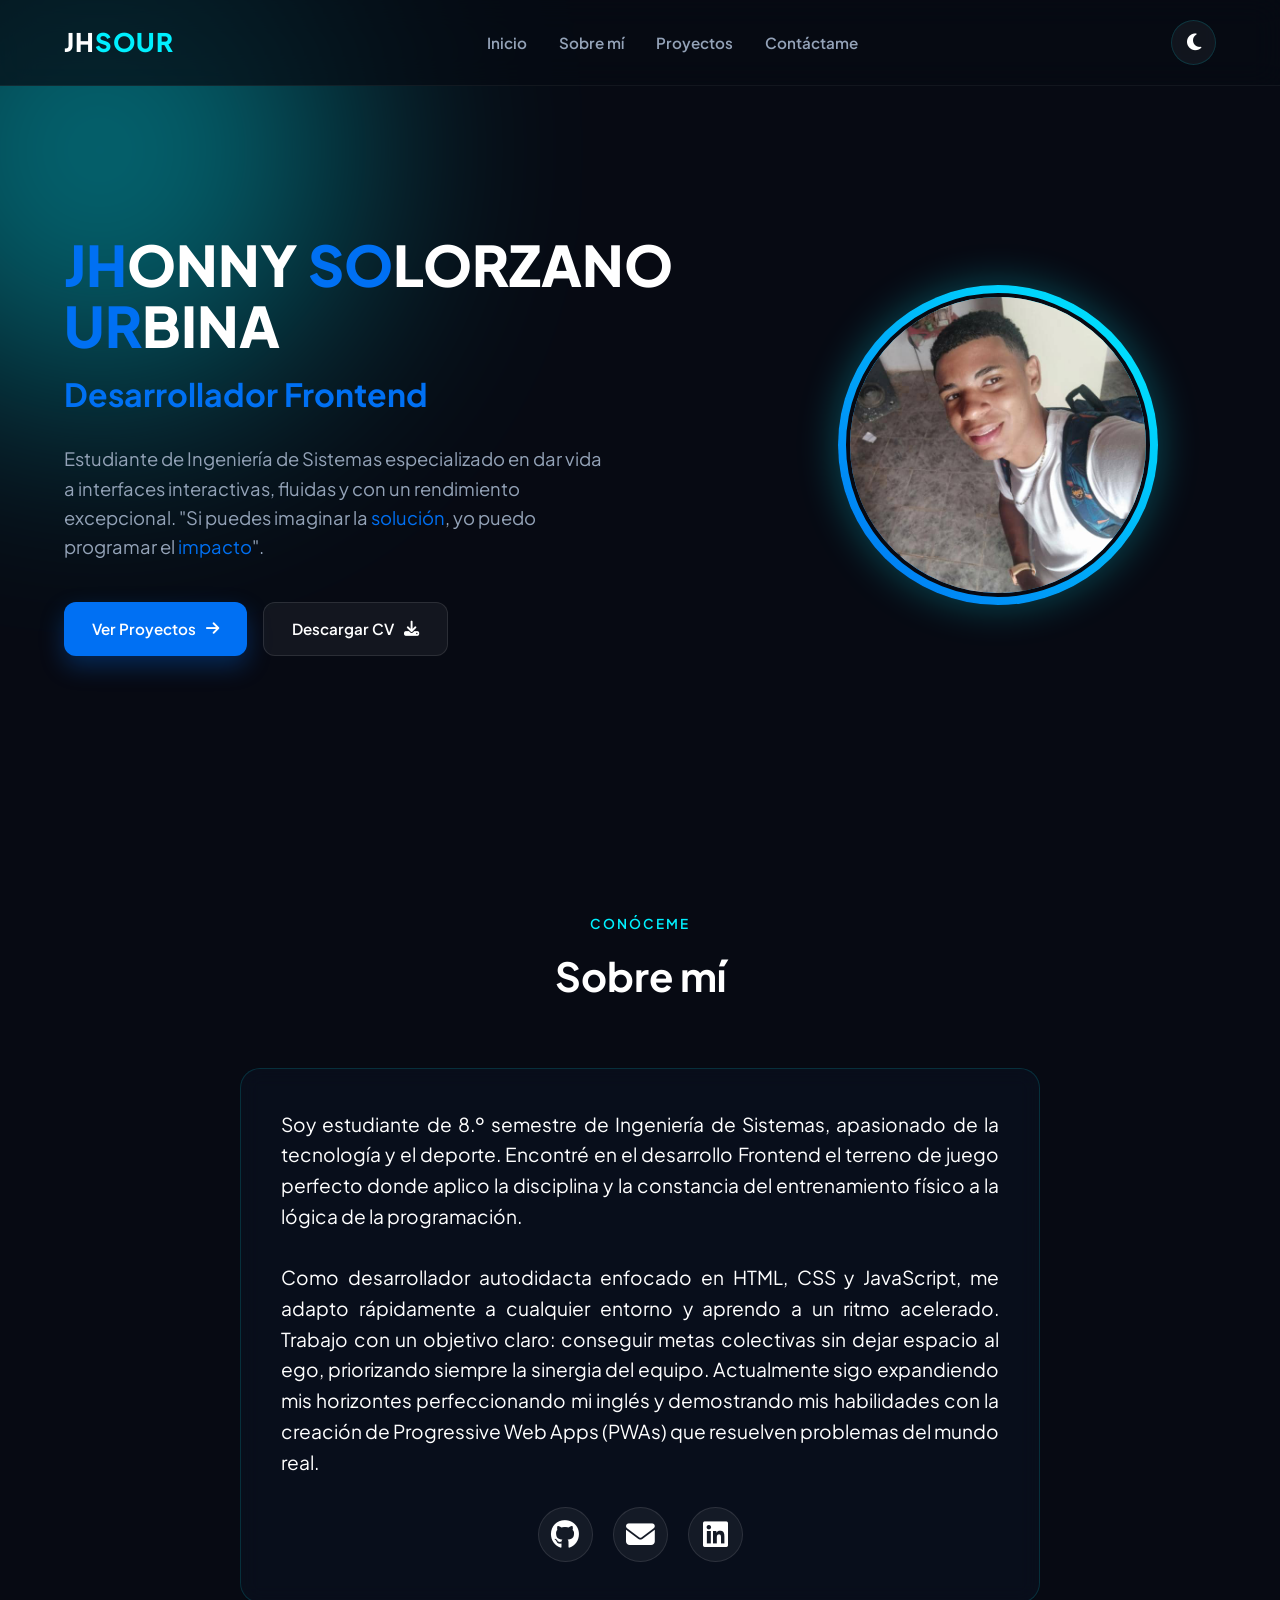
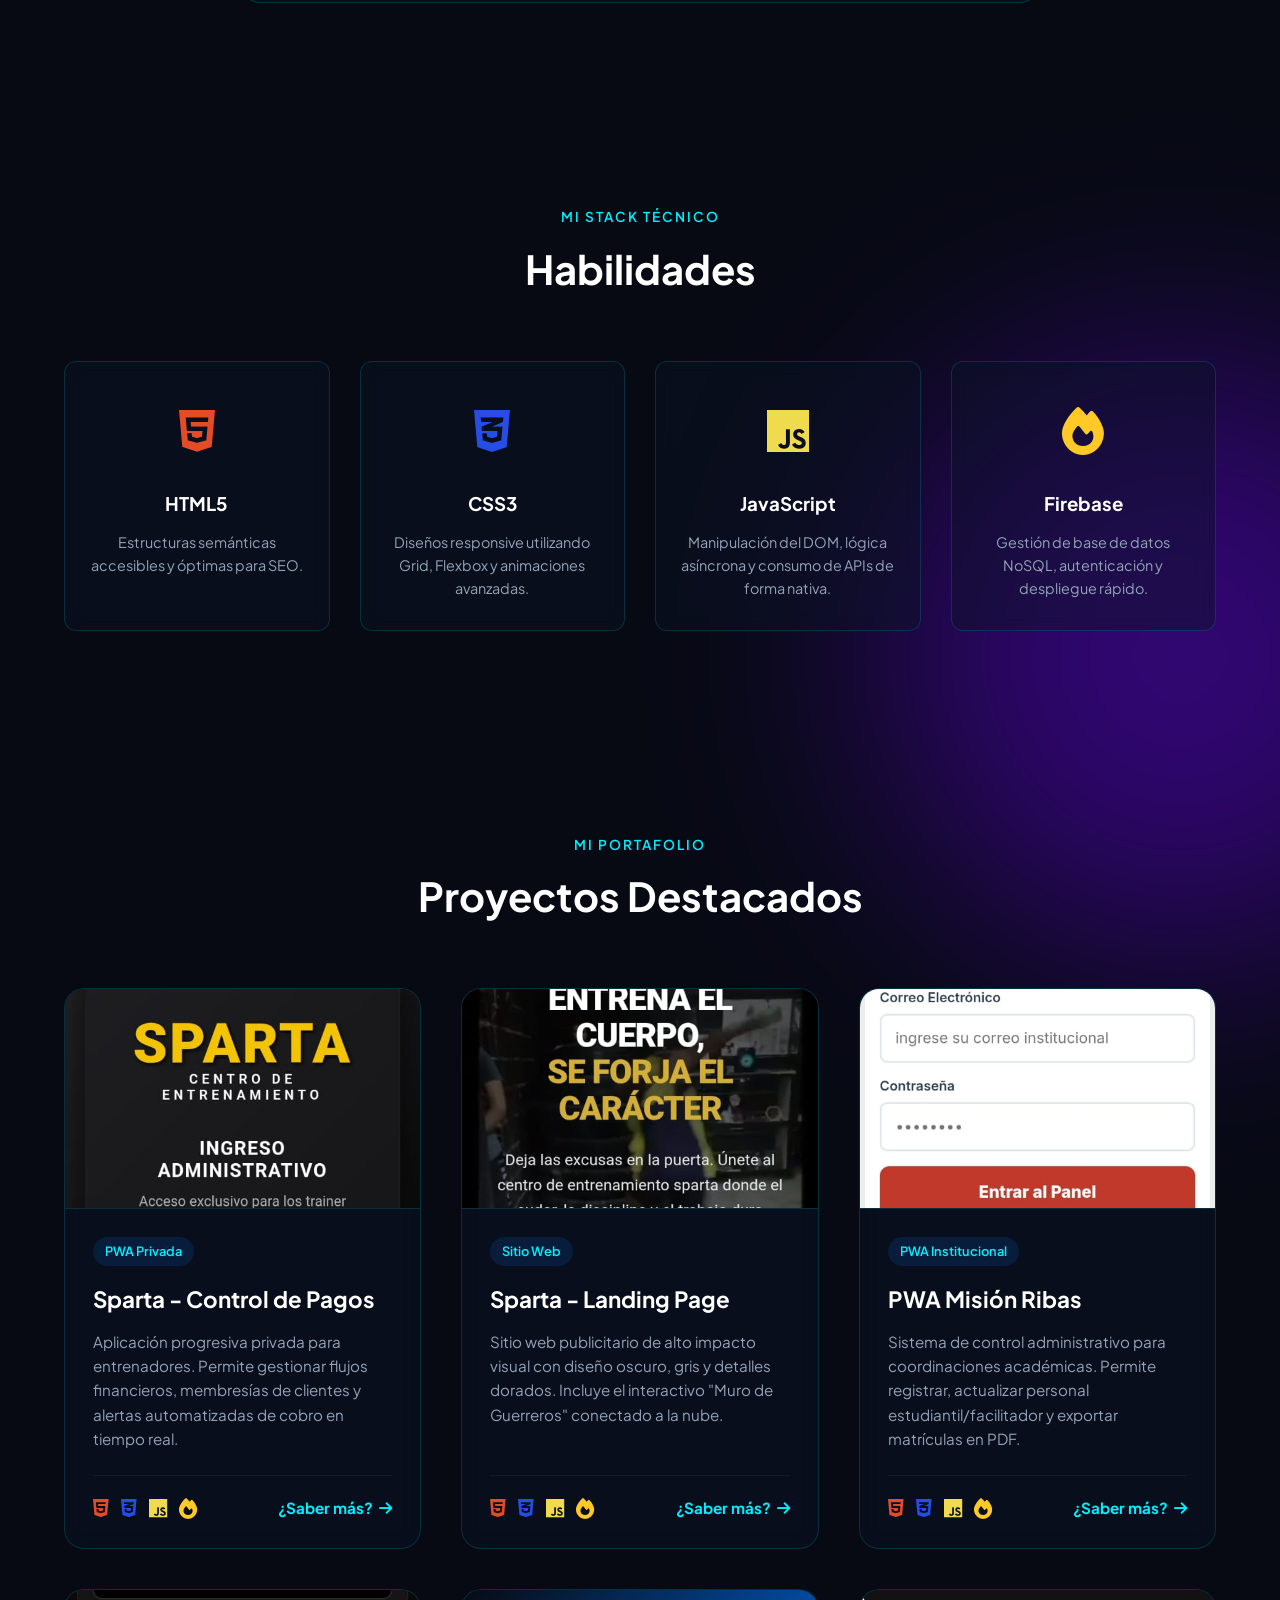
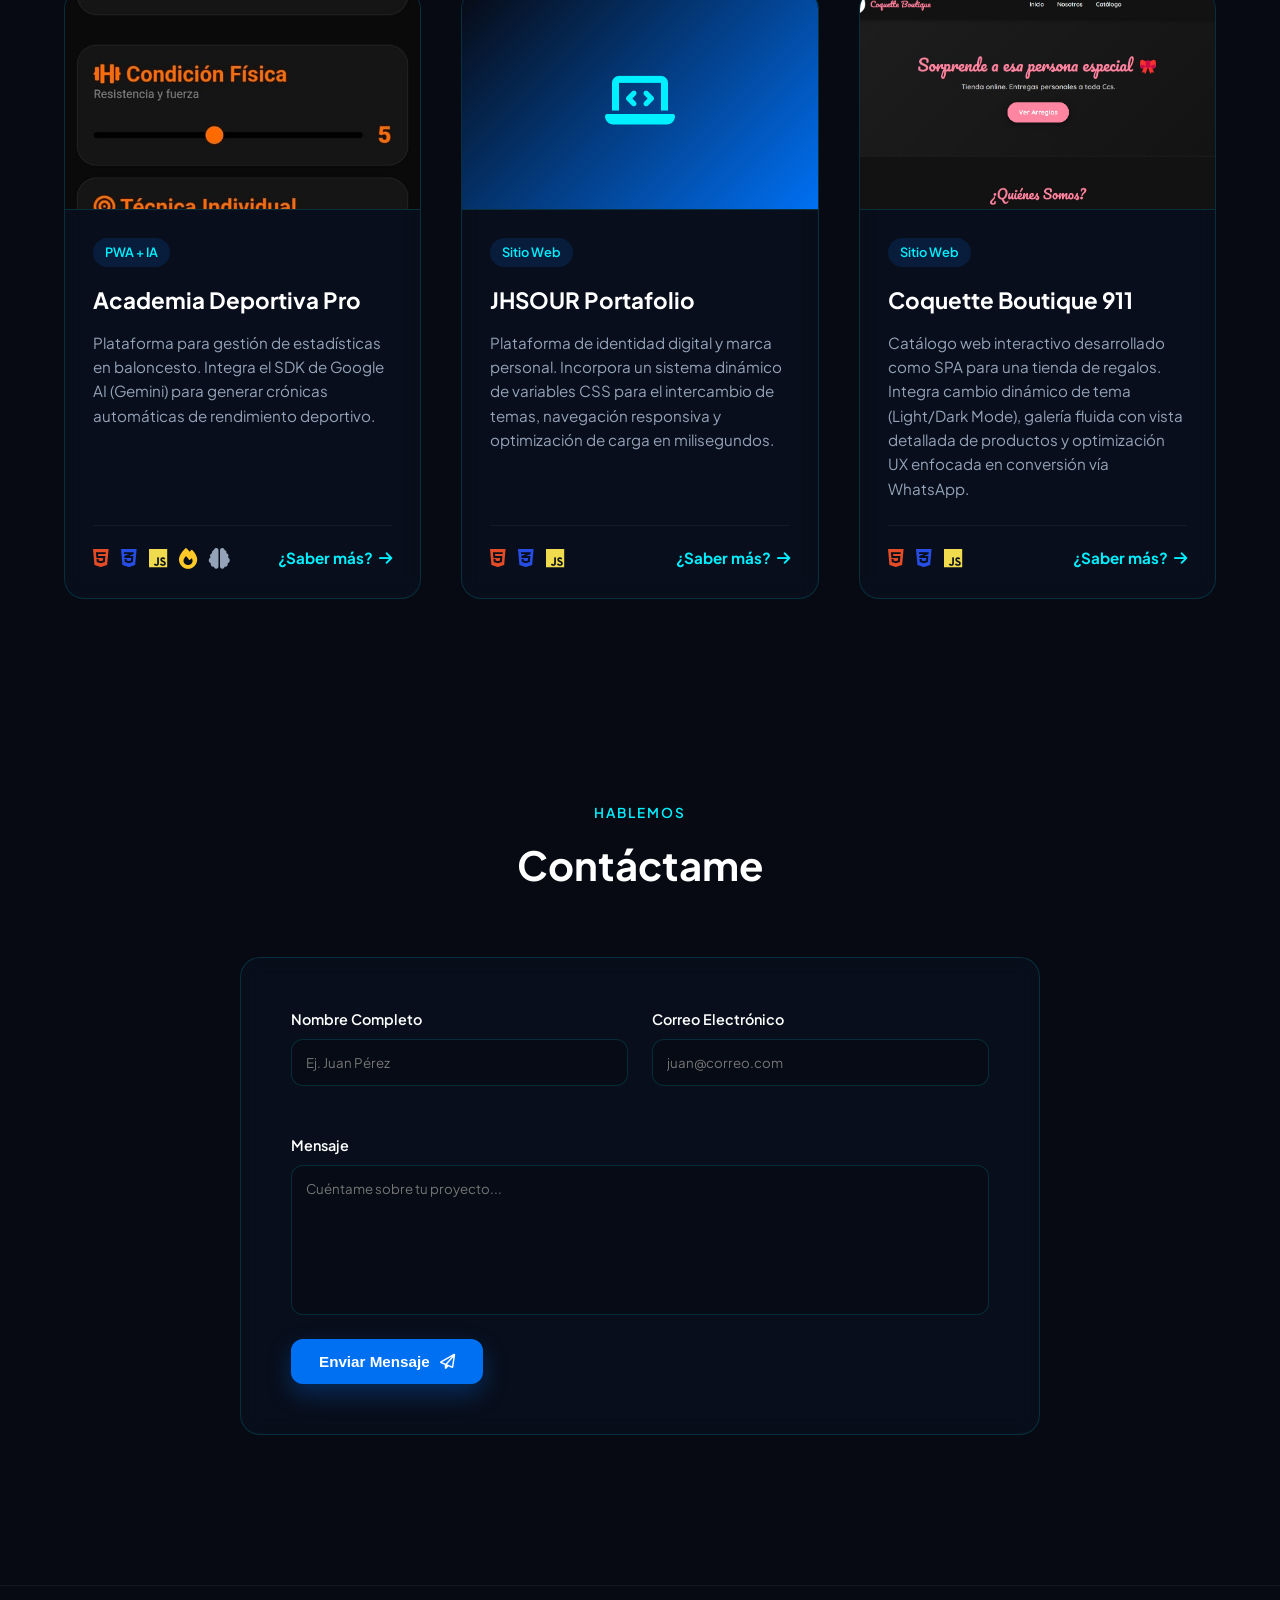
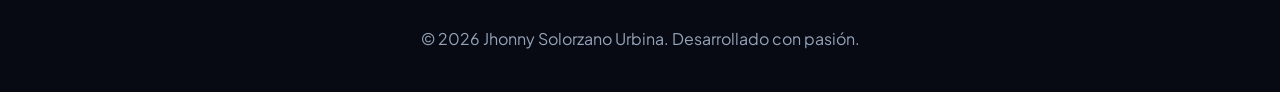
<file: index.html>
<!DOCTYPE html>
<html lang="es">
<head>
    <meta charset="UTF-8">
    <meta name="viewport" content="width=device-width, initial-scale=1.0">
    <title>Portafolio | Jhonny Solorzano</title>
    <link rel="stylesheet" href="style.css">
    <!-- Iconos y Fuentes -->
    <link rel="stylesheet" href="https://cdnjs.cloudflare.com/ajax/libs/font-awesome/6.4.0/css/all.min.css">
    <link href="https://fonts.googleapis.com/css2?family=Plus+Jakarta+Sans:wght@300;400;600;800&display=swap" rel="stylesheet">
</head>
<body>

    <!-- Fondos de Orbe Brillantes (Efecto Llamativo de Fondo) -->
    <div class="glow-bg">
        <div class="orbe orbe-1"></div>
        <div class="orbe orbe-2"></div>
    </div>

    <header>
        <div class="container">
            <nav class="navbar">
                <div class="logo">JH<span>SOUR</span></div>
                <ul class="nav-links">
                    <li><a href="#inicio">Inicio</a></li>
                    <li><a href="#sobre-mi">Sobre mí</a></li>
                    <li><a href="#proyectos">Proyectos</a></li>
                    <li><a href="#contactame">Contáctame</a></li>
                </ul>
                <!-- Botón de Modo Claro / Oscuro -->
                <button id="theme-toggle" class="theme-btn" aria-label="Cambiar tema">
                    <i class="fa-solid fa-moon"></i>
                </button>
            </nav>
        </div>
    </header>

    <!-- Sección Hero -->
    <section id="inicio" class="hero-section">
        <div class="container hero-grid">
            <div class="hero-info">                
                <h1><span class="active-h2">JH</span>ONNY <span class="active-h2">SO</span>LORZANO <span class="active-h2">UR</span>BINA</h1>
                <h2>Desarrollador Frontend</h2>
                <p>Estudiante de Ingeniería de Sistemas especializado en dar vida a interfaces interactivas, fluidas y con un rendimiento excepcional. "Si puedes imaginar la <span class="active-h2">solución</span>, yo puedo programar el <span class="active-h2">impacto</span>".</p>
                <div class="hero-actions">
                    <a href="#proyectos" class="btn btn-primary">Ver Proyectos <i class="fa-solid fa-arrow-right"></i></a>
                    <a href="CURRICULUM (JHONNY).pdf" class="btn btn-secondary" download>Descargar CV <i class="fa-solid fa-download"></i></a>
                </div>
            </div>
            <div class="hero-avatar">
                <div class="avatar-glow">
                    <!-- Asegúrate de cambiar "tu_foto.png" por la imagen de tu cara que enviaste -->
                    <img src="img/WhatsApp Image 2026-07-16 at 10.43.59.jpeg" alt="Jhonny Solorzano Urbina">
                </div>
            </div>
        </div>
    </section>

    <!-- Sección Sobre Mí -->
    <section id="sobre-mi" class="about-section">
        <div class="container">
            <div class="section-title">
                <span>Conóceme</span>
                <h2>Sobre mí</h2>
            </div>
            <div class="about-card">
                <p>Soy estudiante de 8.º semestre de Ingeniería de Sistemas, apasionado de la tecnología y el deporte. Encontré en el desarrollo Frontend el terreno de juego perfecto donde aplico la disciplina y la constancia del entrenamiento físico a la lógica de la programación. 
                <br><br>Como desarrollador autodidacta enfocado en HTML, CSS y JavaScript, me adapto rápidamente a cualquier entorno y aprendo a un ritmo acelerado. Trabajo con un objetivo claro: conseguir metas colectivas sin dejar espacio al ego, priorizando siempre la sinergia del equipo. Actualmente sigo expandiendo mis horizontes perfeccionando mi inglés y demostrando mis habilidades con la creación de Progressive Web Apps (PWAs) que resuelven problemas del mundo real.</p>
                
                <div class="social-links">
                    <a href="https://github.com/jhonny39activo/jhonny39activo/blob/main/README.md" target="_blank" class="social-icon"><i class="fab fa-github"></i></a>
                    <a href="mailto:solorzano200339@gmail.com" class="social-icon" title="Enviar un correo">
    <i class="fa-solid fa-envelope"></i>
</a>
                    <a href="URL_LINKEDIN" target="_blank" class="social-icon"><i class="fab fa-linkedin"></i></a>
                </div>
            </div>
        </div>
    </section>

    <!-- Sección Habilidades (Skills) -->
    <section id="skills" class="skills-section">
        <div class="container">
            <div class="section-title">
                <span>Mi Stack Técnico</span>
                <h2>Habilidades</h2>
            </div>
            <div class="skills-grid">
                <div class="skill-card">
                    <div class="skill-icon html"><i class="fab fa-html5"></i></div>
                    <h3>HTML5</h3>
                    <p>Estructuras semánticas accesibles y óptimas para SEO.</p>
                </div>
                <div class="skill-card">
                    <div class="skill-icon css"><i class="fab fa-css3-alt"></i></div>
                    <h3>CSS3</h3>
                    <p>Diseños responsive utilizando Grid, Flexbox y animaciones avanzadas.</p>
                </div>
                <div class="skill-card">
                    <div class="skill-icon js"><i class="fab fa-js"></i></div>
                    <h3>JavaScript</h3>
                    <p>Manipulación del DOM, lógica asíncrona y consumo de APIs de forma nativa.</p>
                </div>
                <div class="skill-card">
                    <div class="skill-icon firebase"><i class="fas fa-fire"></i></div>
                    <h3>Firebase</h3>
                    <p>Gestión de base de datos NoSQL, autenticación y despliegue rápido.</p>
                </div>
            </div>
        </div>
    </section>

    <!-- Sección Proyectos -->
<!-- Sección Proyectos -->
    <section id="proyectos" class="projects-section">
        <div class="container">
            <div class="section-title">
                <span>Mi Portafolio</span>
                <h2>Proyectos Destacados</h2>
            </div>
            <div class="projects-grid">
                
                <!-- Proyecto 1: Sparta Control -->
                <div class="project-card">
                    <div class="project-img">
                        <img src="img/WhatsApp Image 2026-07-16 at 10.32.34.jpeg" alt="Sparta Control Administrativo">
                    </div>
                    <div class="project-body">
                        <span class="project-tag">PWA Privada</span>
                        <h3>Sparta - Control de Pagos</h3>
                        <p>Aplicación progresiva privada para entrenadores. Permite gestionar flujos financieros, membresías de clientes y alertas automatizadas de cobro en tiempo real.</p>
                        
                        <div class="project-footer">
                            <div class="project-tech">
                                <i class="fab fa-html5" title="HTML5"></i>
                                <i class="fab fa-css3-alt" title="CSS3"></i>
                                <i class="fab fa-js" title="JavaScript"></i>
                                <i class="fas fa-fire" title="Firebase"></i>
                            </div>
                            <a href="proyectos.html#sparta-control" class="btn-more">¿Saber más? <i class="fa-solid fa-arrow-right"></i></a>
                        </div>
                    </div>
                </div>

                <!-- Proyecto 2: Sparta Landing -->
                <div class="project-card">
                    <div class="project-img">
                        <img src="img/WhatsApp Image 2026-07-16 at 10.38.25.jpeg" alt="Sparta Landing Page">
                    </div>
                    <div class="project-body">
                        <span class="project-tag">Sitio Web</span>
                        <h3>Sparta - Landing Page</h3>
                        <p>Sitio web publicitario de alto impacto visual con diseño oscuro, gris y detalles dorados. Incluye el interactivo "Muro de Guerreros" conectado a la nube.</p>
                        
                        <div class="project-footer">
                            <div class="project-tech">
                                <i class="fab fa-html5" title="HTML5"></i>
                                <i class="fab fa-css3-alt" title="CSS3"></i>
                                <i class="fab fa-js" title="JavaScript"></i>
                                <i class="fas fa-fire" title="Firebase"></i>
                            </div>
                            <a href="proyectos.html#sparta-landing" class="btn-more">¿Saber más? <i class="fa-solid fa-arrow-right"></i></a>
                        </div>
                    </div>
                </div>

                <!-- Proyecto 3: Misión Ribas -->
                <div class="project-card">
                    <div class="project-img">
                        <img src="img/WhatsApp Image 2026-07-16 at 10.40.34.jpeg" alt="PWA Misión Ribas">
                    </div>
                    <div class="project-body">
                        <span class="project-tag">PWA Institucional</span>
                        <h3>PWA Misión Ribas</h3>
                        <p>Sistema de control administrativo para coordinaciones académicas. Permite registrar, actualizar personal estudiantil/facilitador y exportar matrículas en PDF.</p>
                        
                        <div class="project-footer">
                            <div class="project-tech">
                                <i class="fab fa-html5" title="HTML5"></i>
                                <i class="fab fa-css3-alt" title="CSS3"></i>
                                <i class="fab fa-js" title="JavaScript"></i>
                                <i class="fas fa-fire" title="Firebase"></i>
                            </div>
                            <a href="proyectos.html#mision-ribas" class="btn-more">¿Saber más? <i class="fa-solid fa-arrow-right"></i></a>
                        </div>
                    </div>
                </div>

                <!-- Proyecto 4: Academia Deportiva Pro (¡Añadido!) -->
                <div class="project-card">
                    <div class="project-img">
                        <img src="img/WhatsApp Image 2026-07-16 at 10.40.02.jpeg" alt="PWA Academia Deportiva Pro">
                    </div>
                    <div class="project-body">
                        <span class="project-tag">PWA + IA</span>
                        <h3>Academia Deportiva Pro</h3>
                        <p>Plataforma para gestión de estadísticas en baloncesto. Integra el SDK de Google AI (Gemini) para generar crónicas automáticas de rendimiento deportivo.</p>
                        
                        <div class="project-footer">
                            <div class="project-tech">
                                <i class="fab fa-html5" title="HTML5"></i>
                                <i class="fab fa-css3-alt" title="CSS3"></i>
                                <i class="fab fa-js" title="JavaScript"></i>
                                <i class="fas fa-fire" title="Firebase"></i>
                                <i class="fa-solid fa-brain" title="Google Gemini API"></i>
                            </div>
                            <a href="proyectos.html#academia-baloncesto" class="btn-more">¿Saber más? <i class="fa-solid fa-arrow-right"></i></a>
                        </div>
                    </div>
                </div>

                <!-- Proyecto 5: Tu propio Portafolio -->
                <div class="project-card">
                    <div class="project-img">
                        <!-- Estilo temporal inline en lo que añades una captura de tu propia web -->
                        <div style="width:100%; height:100%; background: linear-gradient(135deg, #070a13 0%, #0070f3 100%); display:flex; align-items:center; justify-content:center; color:#00f0ff; font-size:3.5rem;"><i class="fa-solid fa-laptop-code"></i></div>
                    </div>
                    <div class="project-body">
                        <span class="project-tag">Sitio Web</span>
                        <h3>JHSOUR Portafolio</h3>
                        <p>Plataforma de identidad digital y marca personal. Incorpora un sistema dinámico de variables CSS para el intercambio de temas, navegación responsiva y optimización de carga en milisegundos.</p>
                        
                        <div class="project-footer">
                            <div class="project-tech">
                                <i class="fab fa-html5" title="HTML5"></i>
                                <i class="fab fa-css3-alt" title="CSS3"></i>
                                <i class="fab fa-js" title="JavaScript"></i>
                            </div>
                            <a href="proyectos.html#mi-portafolio" class="btn-more">¿Saber más? <i class="fa-solid fa-arrow-right"></i></a>
                        </div>
                    </div>
                </div>

                <!-- Proyecto 6: spa Coquette Boutique 911 -->
                <div class="project-card">
                    <div class="project-img">
                        <img src="img/Captura de pantalla_9-10-2026_10157_coquette-boutique-911.web.app.jpeg" alt="Coquette Boutique 911"> 
                    </div>
                    <div class="project-body">
                        <span class="project-tag">Sitio Web</span>
                        <h3>Coquette Boutique 911</h3>
                        <p>Catálogo web interactivo desarrollado como SPA para una tienda de regalos. Integra cambio dinámico de tema (Light/Dark Mode), galería fluida con vista detallada de productos y optimización UX enfocada en conversión vía WhatsApp.</p>
                        
                        <div class="project-footer">
                            <div class="project-tech">
                                <i class="fab fa-html5" title="HTML5"></i>
                                <i class="fab fa-css3-alt" title="CSS3"></i>
                                <i class="fab fa-js" title="JavaScript"></i>
                            </div>
                            <a href="proyectos.html#coquette-boutique-911" class="btn-more">¿Saber más? <i class="fa-solid fa-arrow-right"></i></a>
                        </div>
                    </div>
                </div>

            </div>
        </div>
    </section>

    <!-- Sección Contáctame -->
    <section id="contactame" class="contact-section">
        <div class="container">
            <div class="section-title">
                <span>Hablemos</span>
                <h2>Contáctame</h2>
            </div>
            <div class="contact-box">
                <form class="contact-form">
<div class="form-row">
    <div class="form-group">
        <label>Nombre Completo</label>
        <input type="text" name="name" placeholder="Ej. Juan Pérez" required>
    </div>
    <div class="form-group">
        <label>Correo Electrónico</label>
        <input type="email" name="email" placeholder="juan@correo.com" required>
    </div>
</div>
<div class="form-group">
    <label>Mensaje</label>
    <textarea name="message" placeholder="Cuéntame sobre tu proyecto..." required></textarea>
</div>
                    <button type="submit" class="btn btn-primary">Enviar Mensaje <i class="fa-regular fa-paper-plane"></i></button>
                </form>
            </div>
        </div>
    </section>

    <footer>
        <div class="container footer-content">
            <p>&copy; 2026 Jhonny Solorzano Urbina. Desarrollado con pasión.</p>
        </div>
    </footer>

    <script src="scrip.js"></script>

</body>
</html>
</file>
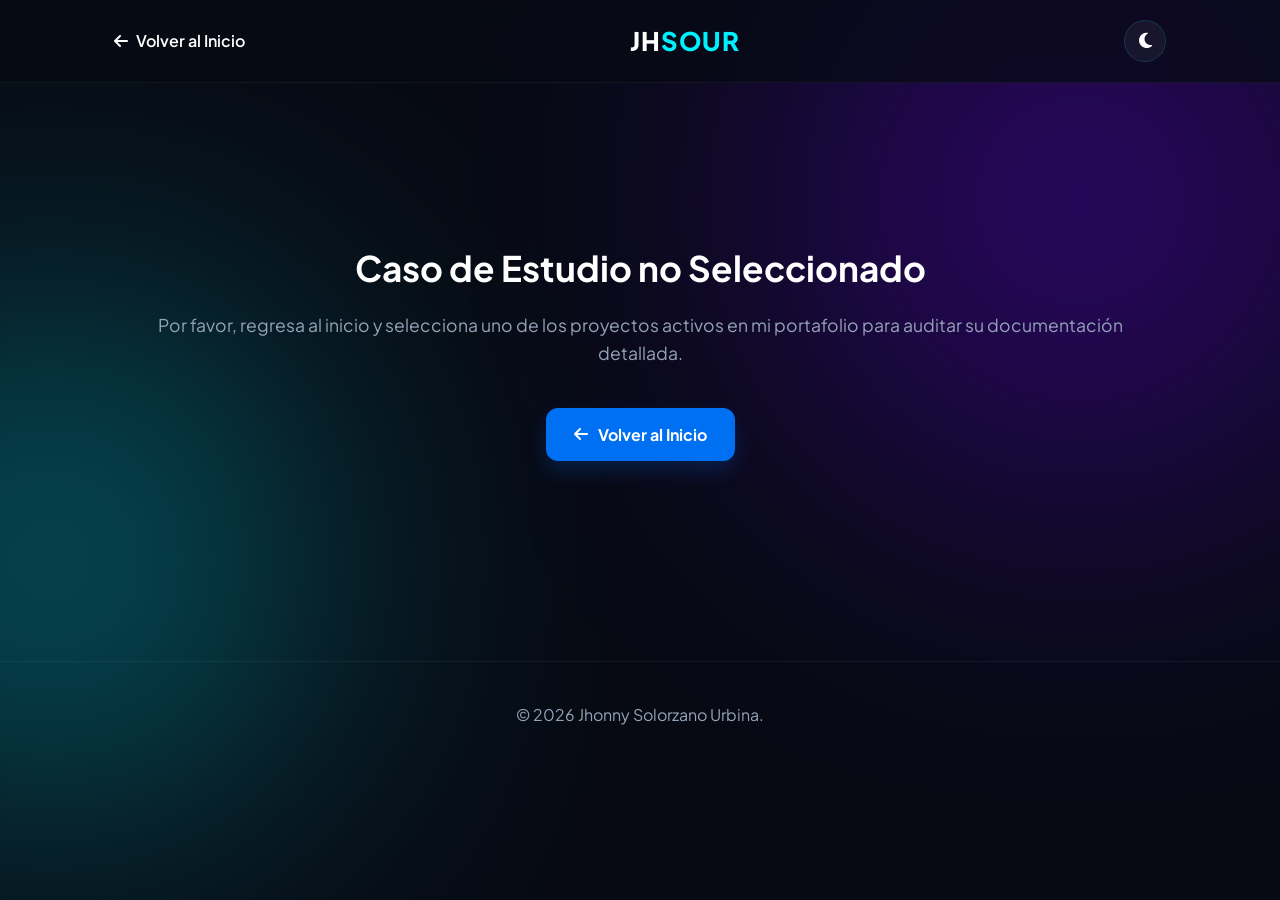
<file: proyectos.html>
<!DOCTYPE html>
<html lang="es">
<head>
    <meta charset="UTF-8">
    <meta name="viewport" content="width=device-width, initial-scale=1.0">
    <link rel="stylesheet" href="proyectos.css">
    <title>Casos de Estudio | Jhonny Solorzano Urbina</title>
    <!-- Iconos y Fuentes -->
    <link rel="stylesheet" href="https://cdnjs.cloudflare.com/ajax/libs/font-awesome/6.4.0/css/all.min.css">
    <link href="https://fonts.googleapis.com/css2?family=Plus+Jakarta+Sans:wght@300;400;600;800&display=swap" rel="stylesheet">

</head>
<body>

    <!-- Fondo de Orbes Decorativos -->
    <div class="glow-bg">
        <div class="orbe orbe-1"></div>
        <div class="orbe orbe-2"></div>
    </div>

    <!-- Navegación -->
    <header>
        <div class="container">
            <nav class="navbar">
                <a href="index.html" class="btn-back"><i class="fa-solid fa-arrow-left"></i> Volver al Inicio</a>
                <div class="logo">JH<span>SOUR</span></div>
                <button id="theme-toggle" class="theme-btn" aria-label="Cambiar tema">
                    <i class="fa-solid fa-moon"></i>
                </button>
            </nav>
        </div>
    </header>

    <section class="project-details-section">
        <div class="container">
            
            <!-- ==========================================================================
                 PROYECTO 1: SPARTA CONTROL (PWA PRIVADA)
                 ========================================================================== -->
            <div id="sparta-control" class="project-wrapper">
                <div class="project-header">
                    <div class="badge-group">
                        <span class="badge">PWA (Progressive Web App)</span>
                        <span class="badge private"><i class="fa-solid fa-lock"></i> Sistema de Uso Interno</span>
                    </div>
                    <h1>PWA Sparta - Control Administrativo &amp; Gestión de Membresías</h1>
                </div>

                <div class="project-content-grid">
                    <div class="project-description">
                        <h2>El Desafío Operativo</h2>
                        <p>
                            El centro de entrenamiento SPARTA operaba las finanzas y las membresías de manera escrita y descentralizada. Se necesitaba una solución extremadamente ágil y segura, que no requiriera instalaciones complejas en los dispositivos y que pudiera cargarse de inmediato a los entrenadores en plena sala.
                        </p>

                        <h2>Nuestra Propuesta Tecnológica</h2>
                        <p>
                            Estructuré y desarrollé una PWA sumamente veloz que centraliza el control de ingresos. Permite a los preparadores autorizados autenticarse velozmente mediante Google y auditar estados de cuenta directamente en sus dispositivos.
                        </p>

                        <ul class="bullet-points">
                            <li><strong>CRUD de Clientes con Firebase:</strong> Gestión completa e instantánea para inscribir atletas ("Spartans"), editar perfiles de pago y suspender accesos cuando sea necesario.</li>
                            <li><strong>Segmentación por Categorías:</strong> Buscador predictivo inteligente y filtrado directo según planes específicos (Plan Semanal, Mensual, Anual o Gratuito).</li>
                            <li><strong>Alerta Inteligente de Cobros:</strong> El algoritmo detecta automáticamente membresías próximas a vencer en un lapso de 3 días o menos, permitiendo un cobro proactivo.</li>
                        </ul>

                        <h2>Tecnologías Aplicadas</h2>
                        <div class="tech-stack">
                            <div class="tech-box"><i class="fab fa-html5"></i> HTML5 Semántico</div>
                            <div class="tech-box"><i class="fab fa-css3-alt"></i> CSS3 Grid &amp; Flexbox</div>
                            <div class="tech-box"><i class="fab fa-js"></i> JavaScript Nativo</div>
                            <div class="tech-box"><i class="fas fa-fire"></i> Firebase Firestore</div>
                            <div class="tech-box"><i class="fa-solid fa-user-shield"></i> Firebase Authentication</div>
                        </div>
                    </div>

                    <div class="gallery-wrapper">
                        <div class="main-img">
                            <img id="sparta-large-img" src="img/WhatsApp Image 2026-07-16 at 10.32.34.jpeg" alt="Pantalla de Control de Estados Sparta">
                        </div>
                        <div class="thumbnails">
                            <div class="thumb active" onclick="changeImage('img/WhatsApp Image 2026-07-16 at 10.32.56.jpeg', this, 'sparta-large-img')">
                                <img src="img/WhatsApp Image 2026-07-16 at 10.32.56.jpeg" alt="Control de Estados">
                            </div>
                            <div class="thumb" onclick="changeImage('img/WhatsApp Image 2026-07-16 at 10.32.34.jpeg', this, 'sparta-large-img')">
                                <img src="img/WhatsApp Image 2026-07-16 at 10.32.34.jpeg" alt="Acceso Administrativo">
                            </div>
                            <div class="thumb" onclick="changeImage('img/WhatsApp Image 2026-07-16 at 10.35.29.jpeg', this, 'sparta-large-img')">
                                <img src="img/WhatsApp Image 2026-07-16 at 10.35.29.jpeg" alt="Gestión de Spartans">
                            </div>
                        </div>
                    </div>
                </div>
            </div>

            <!-- ==========================================================================
                 PROYECTO 2: SPARTA LANDING (SITIO PÚBLICO)
                 ========================================================================== -->
            <div id="sparta-landing" class="project-wrapper">
                <div class="project-header">
                    <div class="badge-group">
                        <span class="badge">Sitio Web</span>
                        <span class="badge public"><i class="fa-solid fa-globe"></i> En Producción</span>
                    </div>
                    <h1>Centro de entrenamiento Sparta</h1>
                </div>

                <div class="project-content-grid">
                    <div class="project-description">
                        <h2>El Desafío Comercial</h2>
                        <p>
                            El centro de entrenamiento requería de una vitrina digital imponente que no solo presentara sus servicios de musculación y fuerza, sino que transmitiera fielmente su ruda filosofía de entrenamiento: "Aquí no se entrena el cuerpo, se forja el carácter". 
                        </p>

                        <h2>Nuestra Solución</h2>
                        <p>
                            Desarrollé una landing page responsive de alto impacto visual y optimizada para dispositivos móviles. El sitio incluye un sistema interactivo llamado "Muro de Guerreros", una sección donde los clientes reales publican testimonios y frases motivacionales directamente a una base de datos conectada en la nube.
                        </p>

                        <ul class="bullet-points">
                            <li><strong>Muro de Opiniones Dinámico:</strong> Conexión en tiempo real con Firebase Firestore para registrar, publicar y visualizar las opiniones de los atletas sin refrescar la página.</li>
                            <li><strong>Formulario de Captación Inteligente:</strong> Sección "Únete a la Tribu" diseñada estratégicamente con validación estricta del lado del cliente.</li>
                            <li><strong>Estética de Alto Rendimiento:</strong> Diseño premium con colores oscuros y acentos dorados que reflejan disciplina, vigor y comunidad.</li>
                        </ul>

                        <a href="https://centrosparta.web.app" target="_blank" class="btn-live">
                            Visitar Sitio en Vivo <i class="fa-solid fa-arrow-up-right-from-square"></i>
                        </a>

                        <h2 style="margin-top: 35px;">Tecnologías Aplicadas</h2>
                        <div class="tech-stack">
                            <div class="tech-box"><i class="fab fa-html5"></i> HTML5 Semántico</div>
                            <div class="tech-box"><i class="fab fa-css3-alt"></i> CSS3 Grid &amp; Flexbox</div>
                            <div class="tech-box"><i class="fab fa-js"></i> JavaScript Nativo</div>
                            <div class="tech-box"><i class="fas fa-fire"></i> Firebase Firestore</div>
                        </div>
                    </div>

                    <div class="gallery-wrapper">
                        <div class="main-img">
                            <img id="landing-large-img" src="img/WhatsApp Image 2026-07-16 at 10.38.25.jpeg" alt="Inicio de la Landing de Sparta">
                        </div>
                        <div class="thumbnails grid-6">
                            <div class="thumb active" onclick="changeImage('img/WhatsApp Image 2026-07-16 at 10.38.25.jpeg', this, 'landing-large-img')">
                                <img src="img/WhatsApp Image 2026-07-16 at 10.38.25.jpeg" alt="Hero Screen">
                            </div>
                            <div class="thumb" onclick="changeImage('img/WhatsApp Image 2026-07-16 at 10.38.13.jpeg', this, 'landing-large-img')">
                                <img src="img/WhatsApp Image 2026-07-16 at 10.38.13.jpeg" alt="Servicios Ofrecidos">
                            </div>
                            <div class="thumb" onclick="changeImage('img/WhatsApp Image 2026-07-16 at 10.37.25.jpeg', this, 'landing-large-img')">
                                <img src="img/WhatsApp Image 2026-07-16 at 10.37.25.jpeg" alt="Galería Hermandad">
                            </div>
                            <div class="thumb" onclick="changeImage('img/WhatsApp Image 2026-07-16 at 10.36.22.jpeg', this, 'landing-large-img')">
                                <img src="img/WhatsApp Image 2026-07-16 at 10.36.22.jpeg" alt="Muro de Guerreros">
                            </div>
                            <div class="thumb" onclick="changeImage('img/WhatsApp Image 2026-07-16 at 10.36.34.jpeg', this, 'landing-large-img')">
                                <img src="img/WhatsApp Image 2026-07-16 at 10.36.34.jpeg" alt="Formulario Contacto">
                            </div>
                            <div class="thumb" onclick="changeImage('img/WhatsApp Image 2026-07-16 at 10.37.57.jpeg', this, 'landing-large-img')">
                                <img src="img/WhatsApp Image 2026-07-16 at 10.37.57.jpeg" alt="Templo Sparta">
                            </div>
                        </div>
                    </div>
                </div>
            </div>

            <!-- ==========================================================================
                 PROYECTO 3: MISIÓN RIBAS (PWA PRIVADA - SANTA TERESA DEL TUY)
                 ========================================================================== -->
            <div id="mision-ribas" class="project-wrapper">
                <div class="project-header">
                    <div class="badge-group">
                        <span class="badge">PWA (Progressive Web App)</span>
                        <span class="badge private"><i class="fa-solid fa-lock"></i> Institucional y Privada</span>
                    </div>
                    <h1>PWA Misión Ribas - Coordinación Académica &amp; Procesamiento Dinámico</h1>
                </div>

                <div class="project-content-grid">
                    <div class="project-description">
                        <h2>El Desafío Institucional</h2>
                        <p>
                            La Fundación Misión Ribas de Santa Teresa del Tuy gestionaba de forma enteramente manual el registro de facilitadores y vencedores (estudiantes), resultando en retrasos organizativos y pérdida de planillas físicas. Se necesitaba una aplicación que permitiera unificar el control de coordinación académica con un límite estricto de acceso de seguridad para solo 6 personas del personal administrativo.
                        </p>

                        <h2>Nuestra Solución</h2>
                        <p>
                            Estructuré y desarrollé una PWA de alto rendimiento con Firebase Auth que limita el acceso exclusivamente al personal designado. Gracias a una integración profunda con Firestore en tiempo real, múltiples administradores pueden registrar facilitadores y vencedores simultáneamente desde cualquier dispositivo sin riesgo de colisiones de datos.
                        </p>

                        <ul class="bullet-points">
                            <li><strong>Automatización del Registro Académico:</strong> Digitaliza procesos manuales reduciendo a cero el uso de papel en la coordinación de la fundación.</li>
                            <li><strong>Descarga de Matrícula en PDF:</strong> Permite exportar y descargar las planillas oficiales y las matrículas de cada facilitador con sus respectivos estudiantes.</li>
                            <li><strong>Sincronización en Tiempo Real:</strong> Panel interactivo que muestra ambientes académicos despachados, actividades institucionales recientes y estado del personal facilitador de inmediato.</li>
                        </ul>

                        <h2>Tecnologías Aplicadas</h2>
                        <div class="tech-stack">
                            <div class="tech-box"><i class="fab fa-html5"></i> HTML5 Semántico</div>
                            <div class="tech-box"><i class="fab fa-css3-alt"></i> CSS3 Grid &amp; Flexbox</div>
                            <div class="tech-box"><i class="fab fa-js"></i> JS Nativo (ES6)</div>
                            <div class="tech-box"><i class="fas fa-fire"></i> Firebase Realtime Firestore</div>
                        </div>
                    </div>

                    <div class="gallery-wrapper">
                        <div class="main-img">
                            <img id="ribas-large-img" src="img/WhatsApp Image 2026-07-16 at 10.40.34.jpeg" alt="Panel de Control Principal de Misión Ribas">
                        </div>
                        <div class="thumbnails grid-4">
                            <div class="thumb active" onclick="changeImage('img/WhatsApp Image 2026-07-16 at 10.41.45.jpeg', this, 'ribas-large-img')">
                                <img src="img/WhatsApp Image 2026-07-16 at 10.41.45.jpeg" alt="Panel Control">
                            </div>
                            <div class="thumb" onclick="changeImage('img/WhatsApp Image 2026-07-16 at 10.40.34.jpeg', this, 'ribas-large-img')">
                                <img src="img/WhatsApp Image 2026-07-16 at 10.40.34.jpeg" alt="Login Académico">
                            </div>
                            <div class="thumb" onclick="changeImage('img/WhatsApp Image 2026-07-16 at 10.41.09.jpeg', this, 'ribas-large-img')">
                                <img src="img/WhatsApp Image 2026-07-16 at 10.41.09.jpeg" alt="Gestión Facilitadores">
                            </div>
                            <div class="thumb" onclick="changeImage('img/WhatsApp Image 2026-07-16 at 10.41.08.jpeg', this, 'ribas-large-img')">
                                <img src="img/WhatsApp Image 2026-07-16 at 10.41.08.jpeg" alt="Ambientes Despachados">
                            </div>
                        </div>
                    </div>
                </div>
            </div>

            <!-- ==========================================================================
                 PROYECTO 4: ACADEMIA DEPORTIVA PRO (PWA PÚBLICA CON INTELIGENCIA ARTIFICIAL)
                 ========================================================================== -->
            <div id="academia-baloncesto" class="project-wrapper">
                <div class="project-header">
                    <div class="badge-group">
                        <span class="badge">PWA</span>
                        <span class="badge public"><i class="fa-solid fa-globe"></i> En Producción</span>
                        <span class="badge ia-badge"><i class="fa-solid fa-brain"></i> Integración IA</span>
                    </div>
                    <h1>PWA Academia Deportiva Pro - Gestión Integral &amp; Evaluación con IA</h1>
                </div>

                <div class="project-content-grid">
                    <div class="project-description">
                        <h2>El Desafío del Rendimiento</h2>
                        <p>
                            Las academias de baloncesto carecen de herramientas centralizadas para evaluar cualitativa y cuantitativamente a sus atletas. Los entrenadores gastaban horas redactando informes de rendimiento y controlando pagos mensuales de forma dispersa. Se necesitaba una plataforma inteligente que combinara métricas físicas con análisis asistido por Inteligencia Artificial.
                        </p>

                        <h2>Nuestra Solución</h2>
                        <p>
                            Desarrollé una PWA sumamente innovadora con dos roles de usuario perfectamente segmentados. El **Staff Técnico** puede controlar la nómina de atletas, auditar pagos de mensualidad y evaluar la condición física, técnica y táctica mediante barras deslizantes dinámicas. Además, integré el **SDK de Google AI Studio (Gemini)** para generar de manera automatizada una crónica de rendimiento deportiva única y personalizada para cada jugador basada en sus métricas.
                        </p>

                        <ul class="bullet-points">
                            <li><strong>Inteligencia Artificial Integrada:</strong> Generación automática de crónicas deportivas de rendimiento con Gemini para dar feedback profesional al atleta.</li>
                            <li><strong>Doble Perfil de Usuario:</strong> Rol de Staff Técnico (gestión, cobros y evaluaciones) y Rol de Atleta (perfil editable, historial académico y visualización de progreso).</li>
                            <li><strong>Reportes y Mensualidades:</strong> Los deportistas pueden reportar sus transferencias o pagos móviles de mensualidades directamente a la administración.</li>
                        </ul>

                        <a href="https://academia-deportiva-pro.web.app" target="_blank" class="btn-live">
                            Visitar Academia Deportiva <i class="fa-solid fa-arrow-up-right-from-square"></i>
                        </a>

                        <h2 style="margin-top: 35px;">Tecnologías Aplicadas</h2>
                        <div class="tech-stack">
                            <div class="tech-box"><i class="fab fa-html5"></i> HTML5</div>
                            <div class="tech-box"><i class="fab fa-css3-alt"></i> CSS3</div>
                            <div class="tech-box"><i class="fab fa-js"></i> JS Nativo + Google SDK</div>
                            <div class="tech-box"><i class="fa-solid fa-brain"></i> Google Gemini AI API</div>
                            <div class="tech-box"><i class="fas fa-fire"></i> Firebase Firestore</div>
                        </div>
                    </div>

                    <div class="gallery-wrapper">
                        <div class="main-img">
                            <img id="basket-large-img" src="img/WhatsApp Image 2026-07-16 at 10.40.02.jpeg" alt="Control de Rendimiento Deportivo">
                        </div>
                        <div class="thumbnails grid-4">
                            <div class="thumb active" onclick="changeImage('img/WhatsApp Image 2026-07-16 at 10.40.02.jpeg', this, 'basket-large-img')">
                                <img src="img/WhatsApp Image 2026-07-16 at 10.40.02.jpeg" alt="Control Físico">
                            </div>
                            <div class="thumb" onclick="changeImage('img/WhatsApp Image 2026-07-16 at 10.39.48.jpeg', this, 'basket-large-img')">
                                <img src="img/WhatsApp Image 2026-07-16 at 10.39.48.jpeg" alt="Redacción e IA">
                            </div>
                            <div class="thumb" onclick="changeImage('img/WhatsApp Image 2026-07-16 at 10.39.29.jpeg', this, 'basket-large-img')">
                                <img src="img/WhatsApp Image 2026-07-16 at 10.39.29.jpeg" alt="Reporte Pagos">
                            </div>
                            <div class="thumb" onclick="changeImage('img/WhatsApp Image 2026-07-16 at 10.40.18.jpeg', this, 'basket-large-img')">
                                <img src="img/WhatsApp Image 2026-07-16 at 10.40.18.jpeg" alt="Acceso Seguro">
                            </div>
                        </div>
                    </div>
                </div>
            </div>

            <!-- ==========================================================================
                 PROYECTO 5: MI PORTAFOLIO (SITIO PÚBLICO)
                 ========================================================================== -->
            <div id="mi-portafolio" class="project-wrapper">
                <div class="project-header">
                    <div class="badge-group">
                        <span class="badge">Sitio Web</span>
                        <span class="badge public"><i class="fa-solid fa-code"></i> Portafolio</span>
                    </div>
                    <h1>Portafolio Digital - Marca Personal</h1>
                </div>

                <div class="project-content-grid">
                    <div class="project-description">
                        <h2>El Desafío de Diseño</h2>
                        <p>
                            Como desarrollador Frontend próximo a graduarse, mi portafolio debía ser mucho más que un currículum digital clásico. Quería una plataforma altamente atractiva, moderna, que cargara instantáneamente y que demostrara mi profunda obsesión por los detalles visuales de la interfaz de usuario (UI) y la experiencia de navegación (UX).
                        </p>

                        <h2>Nuestra Solución</h2>
                        <p>
                            Diseñé una plataforma de identidad digital única bajo una estética espacial de neón. El portafolio incorpora un sistema de variables personalizadas CSS que permite alternar dinámicamente entre modo oscuro (azul espacial profundo) y modo claro (azul hielo limpio), recordando la elección del usuario gracias a `localStorage`. Las transiciones fluidas de las tarjetas con efecto Glassmorphism demuestran habilidades sólidas en maquetación.
                        </p>

                        <ul class="bullet-points">
                            <li><strong>Arquitectura Modular e Inteligente:</strong> Control dinámico mediante un enrutador por Hash (`hashchange`) para renderizar únicamente el proyecto seleccionado en pantalla.</li>
                            <li><strong>Consistencia Estética Total:</strong> La paleta de colores azul se preserva minuciosamente en todas las secciones, garantizando una identidad visual corporativa unificada.</li>
                            <li><strong>Perfecto Responsive Design:</strong> Adaptado milimétricamente para smartphones, tablets y pantallas de escritorio grandes.</li>
                        </ul>

                        <h2>Tecnologías Aplicadas</h2>
                        <div class="tech-stack">
                            <div class="tech-box"><i class="fab fa-html5"></i> HTML5 Semántico</div>
                            <div class="tech-box"><i class="fab fa-css3-alt"></i> CSS3 Grid &amp; Variables</div>
                            <div class="tech-box"><i class="fab fa-js"></i> JavaScript</div>
                        </div>
                    </div>

                    <div class="gallery-wrapper">
                        <!-- Muestra de Mock Estético para el Portafolio al no tener una captura final -->
                        <div class="main-img" style="background: linear-gradient(135deg, #070a13 0%, #0070f3 100%); display: flex; align-items: center; justify-content: center;">
                            <div style="text-align: center; color: var(--neon-blue); padding: 20px;">
                                <i class="fa-solid fa-laptop-code" style="font-size: 5rem; margin-bottom: 20px;"></i>
                                <h3 style="color: white; font-weight: 800;">JHSOUR PORTFOLIO</h3>
                                <p style="color: var(--text-gray); font-size: 0.95rem;">Maquetación Limpia • Modo Claro/Oscuro</p>
                            </div>
                        </div>
                    </div>
                </div>
            </div>


            <!-- ==========================================================================
                 PROYECTO 6: Coquette Boutique 911 (SITIO PÚBLICO)
                 ========================================================================== -->
            <div id="coquette-boutique-911" class="project-wrapper">
                <div class="project-header">
                    <div class="badge-group">
                        <span class="badge">Sitio Web</span>
                        <span class="badge public"><i class="fa-solid fa-globe"></i> En Producción</span>
                        <span class="badge">E-commerce</span>
                    </div>
                    <h1>Coquette Boutique 911</h1>
                </div>

                <div class="project-content-grid">
                    <div class="project-description">
                        <h2>El Desafío Comercial</h2>
                        <p>
                            Los negocios de arreglos personalizados y boutiques de regalos suelen depender exclusivamente de redes sociales para mostrar sus productos, lo que provoca saturación en el chat por consultas de catálogo y pérdidas de ventas por falta de una vitrina estructurada. Se necesitaba una plataforma web ligera, altamente atractiva y accesible desde cualquier dispositivo, que centralizara el catálogo de productos y agilizara el contacto directo para concretar pedidos de manera inmediata.
                        </p>

                        <h2>Nuestra Solución</h2>
                        <p>
                           Desarrollé una Single Page Application (SPA) de alto impacto visual y rendimiento optimizado, diseñada bajo principios de neuromarketing y UI/UX mobile-first. La plataforma ofrece una experiencia de navegación fluida donde los clientes pueden explorar el catálogo de arreglos en alta resolución, alternar entre temas visuales para una mejor accesibilidad y comunicarse en un solo clic con el equipo de ventas a través de una integración directa con WhatsApp.
                        </p>

                        <ul class="bullet-points">
                            <li><strong>Experiencia UI/UX Adaptativa:</strong>Implementación de temas dinámicos (Modo Claro / Modo Oscuro) con variables CSS nativas para garantizar la máxima accesibilidad visual y confort de lectura según la preferencia del usuario.</li>
                            <li><strong>Catálogo Interactivo con Modal:</strong> Galería fluida optimizada mediante CSS Grid y JavaScript vanilla, integrada con un sistema de ventana emergente (Lightbox) que permite examinar cada arreglo en detalle y alta resolución sin recargar la página.</li>
                            <li><strong>Embudo de Conversión Directo:</strong> Botón flotante omnipresente con animación interactiva para conectar al usuario directamente con la atención al cliente vía WhatsApp, reduciendo la fricción en la toma de decisiones y acelerando la tasa de cierre de ventas.</li>
                        </ul>

                        <a href="https://coquette-boutique-911.web.app" target="_blank" class="btn-live">
                            Visitar Sitio en Vivo <i class="fa-solid fa-arrow-up-right-from-square"></i>
                        </a>

                        <h2>Tecnologías Aplicadas</h2>
                        <div class="tech-stack">
                            <div class="tech-box"><i class="fab fa-html5"></i> HTML5 Semántico</div>
                            <div class="tech-box"><i class="fab fa-css3-alt"></i> CSS3 Grid &amp; Flexbox</div>
                            <div class="tech-box"><i class="fab fa-js"></i> JavaScript Nativo</div>
                            <div class="tech-box"><i class="fas fa-fire"></i> Firebase Firestore</div>
                        </div>
                    </div>


                    <div class="gallery-wrapper">
                        <div class="main-img">
                            <img id="landing-large-img" src="img/Captura de pantalla_9-10-2026_10157_coquette-boutique-911.web.app.jpeg" alt="Inicio de la Landing de Sparta">
                        </div>
                        <div class="thumbnails grid-6">
                            <div class="thumb active" onclick="changeImage('img/Captura de pantalla_9-10-2026_10258_coquette-boutique-911.web.app.jpeg', this, 'landing-large-img')">
                                <img src="img/Captura de pantalla_9-10-2026_10258_coquette-boutique-911.web.app.jpeg" alt="Hero Screen">
                            </div>
                            <div class="thumb" onclick="changeImage('img/Captura de pantalla_9-10-2026_10326_coquette-boutique-911.web.app.jpeg', this, 'landing-large-img')">
                                <img src="img/Captura de pantalla_9-10-2026_10326_coquette-boutique-911.web.app.jpeg" alt="Servicios Ofrecidos">
                            </div>
                            <div class="thumb" onclick="changeImage('img/Captura de pantalla_9-10-2026_10157_coquette-boutique-911.web.app.jpeg', this, 'landing-large-img')">
                                <img src="img/Captura de pantalla_9-10-2026_10157_coquette-boutique-911.web.app.jpeg" alt="Galería Hermandad">
                            </div>
                        </div>
                    </div>
                </div>
            </div>    

            <!-- ==========================================================================
                 PANTALLA DE ERROR / FALLBACK
                 ========================================================================== -->
            <div id="fallback-message" class="fallback-view">
                <h2>Caso de Estudio no Seleccionado</h2>
                <p>Por favor, regresa al inicio y selecciona uno de los proyectos activos en mi portafolio para auditar su documentación detallada.</p>
                <a href="index.html" class="btn-live"><i class="fa-solid fa-arrow-left"></i> Volver al Inicio</a>
            </div>

        </div>
    </section>

    <!-- Footer -->
    <footer>
        <div class="container">
            <p>© 2026 Jhonny Solorzano Urbina.</p>
        </div>
    </footer>

<!-- VENTANA MODAL PARA VISUALIZAR IMÁGENES (Añadir aquí) -->
    <div id="custom-image-modal" class="image-modal">
        <span class="close-modal">&times;</span>
        <img class="modal-content" id="img-modal-target" alt="Vista ampliada del proyecto">
    </div>
    <script src="proyectos.js">
        
    </script>

</body>
</html>
</file>
<file: style.css>
/* ==========================================================================
   VARIABLES CSS (MODO OSCURO - POR DEFECTO)
   ========================================================================== */
:root {
    /* Paleta de Colores Azul y Contraste */
    --bg-dark: #070a13;         
    --bg-card: rgba(13, 20, 38, 0.45); 
    --primary-blue: #0070f3;    
    --neon-blue: #00f0ff;       
    --purple-glow: #7000ff;     
    --text-white: #ffffff;      
    --text-gray: #94a3b8;       
    --border-color: rgba(0, 240, 255, 0.15); 
    
    --font-main: 'Plus Jakarta Sans', sans-serif;
    --transition-smooth: all 0.4s cubic-bezier(0.16, 1, 0.3, 1);
    --border-radius-lg: 20px;
    --border-radius-md: 12px;
}

/* ==========================================================================
   VARIABLES CSS (MODO CLARO)
   ========================================================================== */
.light-theme {
    --bg-dark: #f0f4f8;         /* Fondo azul hielo limpio y claro */
    --bg-card: rgba(255, 255, 255, 0.8); /* Tarjetas blancas traslúcidas */
    --primary-blue: #0056b3;    /* Azul más oscuro para mejor contraste y legibilidad */
    --neon-blue: #0070f3;       /* Azul eléctrico vibrante */
    --purple-glow: #d6c4ff;     /* Brillo violeta muy suave de fondo */
    --text-white: #0f172a;      /* Títulos en azul pizarra oscuro */
    --text-gray: #475569;       /* Descripciones en gris pizarra */
    --border-color: rgba(0, 86, 179, 0.1); /* Bordes sutiles azulados */
}

/* ... (Estilos intermedios) ... */

/* Alineación de la barra de navegación para incluir el botón */
.nav-right {
    display: flex;
    align-items: center;
    gap: 20px;
}

/* Botón de cambio de tema */
.theme-btn {
    background: rgba(255, 255, 255, 0.05);
    border: 1px solid var(--border-color);
    color: var(--text-white);
    font-size: 1.2rem;
    width: 45px;
    height: 45px;
    border-radius: 50%;
    cursor: pointer;
    display: flex;
    align-items: center;
    justify-content: center;
    transition: var(--transition-smooth);
    backdrop-filter: blur(5px);
}

.theme-btn:hover {
    color: var(--neon-blue);
    border-color: var(--neon-blue);
    transform: scale(1.1) rotate(15deg);
    box-shadow: 0 0 15px rgba(0, 240, 255, 0.2);
}

/* Ajustes específicos de modo claro para los orbes del fondo */
.light-theme .orbe-1 {
    opacity: 0.15; /* Menos opacidad para que no sature el modo claro */
    background: var(--neon-blue);
}

.light-theme .orbe-2 {
    opacity: 0.12;
    background: #8b5cf6;
}

/* Ajustar colores de iconos de redes sociales en modo claro */
.light-theme .social-icon {
    background: rgba(0, 0, 0, 0.03);
    border: 1px solid rgba(0, 0, 0, 0.05);
    color: var(--text-white);
}

.light-theme .social-icon:hover {
    color: var(--neon-blue);
    border-color: var(--neon-blue);
    background: rgba(0, 112, 243, 0.05);
}

/* Inputs de formulario en modo claro */
.light-theme .form-group input, 
.light-theme .form-group textarea {
    background: rgba(255, 255, 255, 0.9);
    border: 1px solid rgba(0, 0, 0, 0.1);
    color: var(--text-white);
}

.light-theme .nav-links a{
    color: #000;
}
.light-theme .btn-secondary {
    border: solid 1px #000;
}

/* ==========================================================================
   RESET & ESTILOS BASE
   ========================================================================== */
* {
    box-sizing: border-box;
    margin: 0;
    padding: 0;
    scroll-behavior: smooth;
}

body {
    font-family: var(--font-main);
    background-color: var(--bg-dark);
    color: var(--text-gray);
    overflow-x: hidden;
    position: relative;
    line-height: 1.6;
}

.container {
    max-width: 1200px;
    margin: 0 auto;
    padding: 0 24px;
}

a {
    text-decoration: none;
    color: inherit;
    transition: var(--transition-smooth);
}

/* ==========================================================================
   FONDO LLAMATIVO DINÁMICO (ORBES DE GLOW)
   ========================================================================== */
.glow-bg {
    position: absolute;
    width: 100%;
    height: 100%;
    top: 0;
    left: 0;
    overflow: hidden;
    z-index: -1;
    pointer-events: none;
}

.orbe {
    position: absolute;
    border-radius: 50%;
    filter: blur(120px);
    opacity: 0.4;
}

/* Luz azul cyan en la parte superior izquierda */
.orbe-1 {
    width: 500px;
    height: 500px;
    background: var(--neon-blue);
    top: -100px;
    left: -150px;
}

/* Luz púrpura/azul profunda en el área central derecha */
.orbe-2 {
    width: 600px;
    height: 600px;
    background: var(--purple-glow);
    top: 40%;
    right: -200px;
}

/* ==========================================================================
   NAVEGACIÓN (GLASSMORPHISM)
   ========================================================================== */
header {
    position: fixed;
    top: 0;
    left: 0;
    width: 100%;
    z-index: 100;
    backdrop-filter: blur(15px);
    background: rgba(7, 10, 19, 0.7);
    border-bottom: 1px solid rgba(255, 255, 255, 0.05);
}

.navbar {
    display: flex;
    justify-content: space-between;
    align-items: center;
    padding: 20px 0;
}

.logo {
    font-size: 1.6rem;
    font-weight: 800;
    color: var(--text-white);
    letter-spacing: 1px;
}

.logo span {
    color: var(--neon-blue);
}

.nav-links {
    display: flex;
    list-style: none;
    gap: 32px;
}

.nav-links a {
    font-size: 0.95rem;
    font-weight: 600;
}

.nav-links a:hover {
    color: var(--neon-blue);
    text-shadow: 0 0 10px rgba(0, 240, 255, 0.5);
}

/* ==========================================================================
   HERO SECTION
   ========================================================================== */
.hero-section {
    padding: 180px 0 100px;
    min-height: 90vh;
    display: flex;
    align-items: center;
}

.hero-grid {
    display: grid;
    grid-template-columns: 1.2fr 0.8fr;
    gap: 60px;
    align-items: center;
}


.hero-info h1 {
    font-size: 3.5rem;
    font-weight: 800;
    line-height: 1.1;
    color: var(--text-white);
    margin-bottom: 12px;
}
.active-h2 {
    color: var(--primary-blue);
}

.hero-info h2 {
    font-size: 2rem;
    color: var(--primary-blue);
    margin-bottom: 24px;
}

.hero-info p {
    font-size: 1.15rem;
    margin-bottom: 40px;
    max-width: 550px;
}

.hero-actions {
    display: flex;
    gap: 16px;
}

/* Botones con transiciones elegantes */
.btn {
    display: inline-flex;
    align-items: center;
    gap: 10px;
    padding: 14px 28px;
    border-radius: var(--border-radius-md);
    font-weight: 600;
    font-size: 0.95rem;
    cursor: pointer;
    border: none;
}

.btn-primary {
    background: var(--primary-blue);
    color: var(--text-white);
    box-shadow: 0 10px 25px rgba(0, 112, 243, 0.3);
}

.btn-primary:hover {
    background: var(--neon-blue);
    color: var(--bg-dark);
    box-shadow: 0 10px 25px rgba(0, 240, 255, 0.5);
    transform: translateY(-2px);
}

.btn-secondary {
    background: rgba(255, 255, 255, 0.05);
    color: var(--text-white);
    border: 1px solid rgba(255, 255, 255, 0.1);
}

.btn-secondary:hover {
    background: rgba(255, 255, 255, 0.1);
    transform: translateY(-2px);
}

.hero-avatar {
    display: flex;
    justify-content: center;
}

.avatar-glow {
    position: relative;
    width: 320px;
    height: 320px;
    border-radius: 50%;
    padding: 8px;
    background: linear-gradient(45deg, var(--primary-blue), var(--neon-blue));
    box-shadow: 0 0 40px rgba(0, 240, 255, 0.3);
}

.avatar-glow img {
    width: 100%;
    height: 100%;
    object-fit: cover;
    border-radius: 50%;
    border: 4px solid var(--bg-dark);
}

/* ==========================================================================
   ESTILOS GENERALES DE SECCIONES
   ========================================================================== */
.section-title {
    text-align: center;
    margin-bottom: 60px;
}

.section-title span {
    color: var(--neon-blue);
    font-weight: 600;
    letter-spacing: 2px;
    text-transform: uppercase;
    font-size: 0.85rem;
}

.section-title h2 {
    font-size: 2.5rem;
    color: var(--text-white);
    margin-top: 8px;
}

/* ==========================================================================
   SOBRE MÍ (GLASS CARD)
   ========================================================================== */
.about-section {
    padding: 100px 0;
}

.about-card {
    background: var(--bg-card);
    border: 1px solid var(--border-color);
    backdrop-filter: blur(10px);
    padding: 40px;
    border-radius: var(--border-radius-lg);
    text-align: center;
    max-width: 800px;
    margin: 0 auto;
}

.about-card p {
    font-size: 1.2rem;
    color: var(--text-white);
    margin-bottom: 30px;
    text-align: justify;
}

.social-links {
    display: flex;
    justify-content: center;
    gap: 20px;
}

.social-icon {
    font-size: 1.8rem;
    color: var(--text-white);
    background: rgba(255, 255, 255, 0.05);
    width: 55px;
    height: 55px;
    display: flex;
    align-items: center;
    justify-content: center;
    border-radius: 50%;
    border: 1px solid rgba(255, 255, 255, 0.1);
}

.social-icon:hover {
    color: var(--neon-blue);
    border-color: var(--neon-blue);
    background: rgba(0, 240, 255, 0.05);
    transform: scale(1.1);
}

/* ==========================================================================
   HABILIDADES (SKILLS)
   ========================================================================== */
.skills-section {
    padding: 100px 0;
}

.skills-grid {
    display: grid;
    grid-template-columns: repeat(auto-fit, minmax(220px, 1fr));
    gap: 30px;
}

.skill-card {
    background: var(--bg-card);
    border: 1px solid var(--border-color);
    backdrop-filter: blur(10px);
    border-radius: var(--border-radius-md);
    padding: 30px 20px;
    text-align: center;
    transition: var(--transition-smooth);
}

.skill-card:hover {
    transform: translateY(-8px);
    border-color: var(--neon-blue);
    box-shadow: 0 10px 30px rgba(0, 240, 255, 0.15);
}

.skill-icon {
    font-size: 3rem;
    margin-bottom: 20px;
}

.skill-icon.html { color: #e34c26; }
.skill-icon.css { color: #264de4; }
.skill-icon.js { color: #f0db4f; }
.skill-icon.firebase { color: #ffca28; }

.skill-card h3 {
    color: var(--text-white);
    margin-bottom: 12px;
}

.skill-card p {
    font-size: 0.9rem;
}
/* ==========================================================================
   PROYECTOS (Corregido y Optimizado)
   ========================================================================== */
.projects-section {
    padding: 100px 0;
}

.projects-grid {
    display: grid;
    grid-template-columns: repeat(auto-fit, minmax(350px, 1fr));
    gap: 40px;
}

.project-card {
    background: var(--bg-card);
    border: 1px solid var(--border-color);
    backdrop-filter: blur(10px);
    border-radius: var(--border-radius-lg);
    overflow: hidden;
    display: flex;
    flex-direction: column;

}

.project-card:hover {
    transform: translateY(-10px);
    border-color: var(--neon-blue);
    box-shadow: 0 20px 40px rgba(0, 240, 255, 0.1);
}

.project-img {
    height: 220px;
    overflow: hidden;
    position: relative;
    border-bottom: 1px solid var(--border-color);
}

.project-img img {
    width: 100%;
    height: 100%;
    object-fit: cover;
    transition: var(--transition-smooth);
}

.project-card:hover .project-img img {
    transform: scale(1.05);
}

.project-body {
    padding: 28px;
    display: flex;
    flex-direction: column;
    flex-grow: 1; /* Empuja el footer hacia abajo para que todas las tarjetas se alineen */
}

.project-tag {
    background: rgba(0, 112, 243, 0.15);
    color: var(--neon-blue);
    padding: 4px 12px;
    border-radius: 50px;
    font-size: 0.8rem;
    font-weight: 600;
    display: inline-block;
    margin-bottom: 16px;
    align-self: flex-start;
}

.project-body h3 {
    color: var(--text-white);
    font-size: 1.4rem;
    margin-bottom: 12px;
}

.project-body p {
    font-size: 0.95rem;
    margin-bottom: 24px;
    color: var(--text-gray);
}

/* --- NUEVO FOOTER ALINEADO CON EL BOTÓN "¿SABER MÁS?" --- */
.project-footer {
    display: flex;
    justify-content: space-between;
    align-items: center;
    border-top: 1px solid rgba(255, 255, 255, 0.05);
    padding-top: 20px;
    margin-top: auto; /* Hace que se quede siempre al fondo de la tarjeta */
}

.project-tech {
    display: flex;
    gap: 12px;
    flex-wrap: wrap;
    align-items: center;
}

.project-tech i {
    font-size: 1.3rem;
    color: var(--text-gray);
    transition: var(--transition-smooth);
}

/* Colores personalizados para tus iconos de tecnologías */
.project-tech i.fa-html5 { color: #e34c26; }
.project-tech i.fa-css3-alt { color: #264de4; }
.project-tech i.fa-js { color: #f0db4f; }
.project-tech i.fa-fire { color: #ffca28; }

.project-tech span {
    background: rgba(255, 255, 255, 0.05);
    border: 1px solid rgba(255, 255, 255, 0.08);
    padding: 4px 10px;
    font-size: 0.8rem;
    border-radius: 4px;
    color: var(--text-white);
}

/* Estilo interactivo para el botón */
.btn-more {
    font-size: 0.95rem;
    font-weight: 700;
    color: var(--neon-blue);
    display: inline-flex;
    align-items: center;
    gap: 6px;
    transition: var(--transition-smooth);
    text-decoration: none;
}

.btn-more:hover {
    color: var(--text-white);
    transform: translateX(5px);
    text-shadow: 0 0 8px rgba(0, 240, 255, 0.6);
}

/* Soporte para el modo claro en el separador del footer */
.light-theme .project-footer {
    border-top: 1px solid rgba(0, 0, 0, 0.08);
}

/* ==========================================================================
   CONTACTO
   ========================================================================== */
.contact-section {
    padding: 100px 0 150px;
}

.contact-box {
    background: var(--bg-card);
    border: 1px solid var(--border-color);
    backdrop-filter: blur(10px);
    padding: 50px;
    border-radius: var(--border-radius-lg);
    max-width: 800px;
    margin: 0 auto;
}

.contact-form .form-row {
    display: grid;
    grid-template-columns: 1fr 1fr;
    gap: 24px;
    margin-bottom: 24px;
}

.form-group {
    display: flex;
    flex-direction: column;
    gap: 8px;
    margin-bottom: 24px;
}

.form-group label {
    color: var(--text-white);
    font-weight: 600;
    font-size: 0.9rem;
}

.form-group input, .form-group textarea {
    background: rgba(7, 10, 19, 0.6);
    border: 1px solid var(--border-color);
    border-radius: var(--border-radius-md);
    padding: 14px;
    color: var(--text-white);
    font-family: var(--font-main);
    transition: var(--transition-smooth);
}

.form-group input:focus, .form-group textarea:focus {
    outline: none;
    border-color: var(--neon-blue);
    box-shadow: 0 0 10px rgba(0, 240, 255, 0.25);
}

.form-group textarea {
    height: 150px;
    resize: none;
}

/* ==========================================================================
   FOOTER
   ========================================================================== */
footer {
    border-top: 1px solid rgba(255, 255, 255, 0.05);
    padding: 40px 0;
    text-align: center;
}

/* ==========================================================================
   MEDIA QUERIES 
   ========================================================================== */

/* --- TABLETS Y PANTALLAS MEDIANAS (MÁXIMO 992px) --- */
@media (max-width: 992px) {
    /* Hero Section Adaptativo */
    .hero-grid {
        grid-template-columns: 1fr;
        text-align: center;
        gap: 40px;
    }
    
    .hero-avatar {
        order: -1; /* Mueve la foto arriba del texto en móviles para mejor jerarquía */
    }
    
    .avatar-glow {
        width: 260px;
        height: 260px;
    }
    
    .hero-info h1 {
        font-size: 2.8rem;
    }
    
    .hero-info h2 {
        font-size: 1.6rem;
    }
    
    .hero-info p {
        margin: 0 auto 30px;
    }
    
    .hero-actions {
        justify-content: center;
    }

    /* Ajustes de Secciones */
    .section-title h2 {
        font-size: 2.2rem;
    }
    
    /* Grid de Proyectos a 2 columnas */
    .projects-grid {
        grid-template-columns: repeat(auto-fit, minmax(300px, 1fr));
        gap: 30px;
    }
}

/* --- TELÉFONOS INTELIGENTES (MÁXIMO 768px) --- */
@media (max-width: 768px) {
    /* Barra de Navegación Móvil Básica */
    .nav-links {
        display: none; /* Oculta la lista para prevenir desbordamientos; ideal para un menú hamburguesa futuro */
    }
    
    .navbar {
        padding: 15px 0;
    }

    /* Secciones generales menos espaciadas en móvil */
    .hero-section {
        padding: 130px 0 60px;
    }
    
    .about-section,
    .skills-section,
    .projects-section,
    .contact-section {
        padding: 60px 0;
    }

    /* Tarjeta Sobre Mí */
    .about-card {
        padding: 25px 20px;
    }
    
    .about-card p {
        font-size: 1rem;
        text-align: left; /* Más legible en pantallas angostas */
    }

    /* Formulario de Contacto en una sola columna */
    .contact-box {
        padding: 30px 20px;
    }
    
    .contact-form .form-row {
        grid-template-columns: 1fr;
        gap: 0; /* El margen inferior de .form-group ya maneja la separación */
    }
}

/* --- TELÉFONOS PEQUEÑOS (MÁXIMO 480px) --- */
@media (max-width: 480px) {
    .hero-info h1 {
        font-size: 2.2rem;
    }
    
    .hero-info h2 {
        font-size: 1.3rem;
    }
    
    .avatar-glow {
        width: 220px;
        height: 220px;
    }
    
    .hero-actions {
        flex-direction: column; /* Apila los botones verticalmente si no caben de lado */
        width: 100%;
    }
    
    .btn {
        width: 100%;
        justify-content: center;
    }

    /* Grid de Proyectos y Habilidades a 1 sola columna pura */
    .projects-grid,
    .skills-grid {
        grid-template-columns: 1fr;
    }
    
    .project-card .project-img {
        height: 180px;
    }
    
    .project-body {
        padding: 20px;
    }
    
    .project-footer {
        flex-direction: column;
        align-items: flex-start;
        gap: 15px;
    }
    
    .btn-more {
        width: 100%;
        justify-content: flex-end;
    }
}
</file>
<file: proyectos.css>
/* ==========================================================================
           VARIABLES CSS (Estética Espacial Sincronizada)
           ========================================================================== */
        :root {
            --bg-dark: #070a13;         
            --bg-card: rgba(13, 20, 38, 0.45); 
            --primary-blue: #0070f3;    
            --neon-blue: #00f0ff;       
            --purple-glow: #7000ff;     
            --text-white: #ffffff;      
            --text-gray: #94a3b8;       
            --border-color: rgba(0, 240, 255, 0.15); 
            
            --font-main: 'Plus Jakarta Sans', sans-serif;
            --transition-smooth: all 0.4s cubic-bezier(0.16, 1, 0.3, 1);
            --border-radius-lg: 20px;
            --border-radius-md: 12px;
        }

        .light-theme {
            --bg-dark: #f0f4f8;         
            --bg-card: rgba(255, 255, 255, 0.85); 
            --primary-blue: #0056b3;    
            --neon-blue: #0070f3;       
            --purple-glow: #d6c4ff;     
            --text-white: #0f172a;      
            --text-gray: #475569;       
            --border-color: rgba(0, 86, 179, 0.15); 
        }

        /* Base Reset */
        * {
            box-sizing: border-box;
            margin: 0;
            padding: 0;
        }

        body {
            font-family: var(--font-main);
            background-color: var(--bg-dark);
            color: var(--text-gray);
            line-height: 1.6;
            transition: var(--transition-smooth);
            overflow-x: hidden;
        }

        .container {
            max-width: 1100px;
            margin: 0 auto;
            padding: 0 24px;
        }

        a {
            text-decoration: none;
            color: inherit;
        }

        /* Orbes Decorativos del Fondo */
        .glow-bg {
            position: absolute;
            width: 100%;
            height: 100%;
            top: 0;
            left: 0;
            overflow: hidden;
            z-index: -1;
            pointer-events: none;
        }

        .orbe {
            position: absolute;
            border-radius: 50%;
            filter: blur(140px);
            opacity: 0.35;
            transition: var(--transition-smooth);
        }

        .orbe-1 {
            width: 600px;
            height: 600px;
            background: var(--purple-glow);
            top: -100px;
            right: -100px;
        }

        .orbe-2 {
            width: 500px;
            height: 500px;
            background: var(--neon-blue);
            bottom: 10%;
            left: -200px;
        }

        .light-theme .orbe-1 { opacity: 0.12; }
        .light-theme .orbe-2 { opacity: 0.10; }

        /* Navegación Glassmorphic */
        header {
            position: fixed;
            top: 0;
            left: 0;
            width: 100%;
            z-index: 100;
            backdrop-filter: blur(15px);
            background: rgba(7, 10, 19, 0.7);
            border-bottom: 1px solid rgba(255, 255, 255, 0.05);
            transition: var(--transition-smooth);
        }

        .light-theme header {
            background: rgba(240, 244, 248, 0.8);
            border-bottom: 1px solid rgba(0, 0, 0, 0.05);
        }

        .navbar {
            display: flex;
            justify-content: space-between;
            align-items: center;
            padding: 20px 0;
        }

        .logo {
            font-size: 1.6rem;
            font-weight: 800;
            color: var(--text-white);
            letter-spacing: 1px;
        }

        .logo span {
            color: var(--neon-blue);
        }

        .btn-back {
            display: inline-flex;
            align-items: center;
            gap: 8px;
            color: var(--text-white);
            font-weight: 600;
            transition: var(--transition-smooth);
        }

        .btn-back:hover {
            color: var(--neon-blue);
            transform: translateX(-4px);
        }

        /* Contenido del Caso de Estudio */
        .project-details-section {
            padding: 140px 0 100px;
        }

        /* Control dinámico de visibilidad para enrutador */
        .project-wrapper {
            display: none; 
            background: var(--bg-card);
            border: 1px solid var(--border-color);
            backdrop-filter: blur(10px);
            border-radius: var(--border-radius-lg);
            padding: 50px;
            margin-bottom: 60px;
            box-shadow: 0 15px 35px rgba(0, 0, 0, 0.2);
            transition: var(--transition-smooth);
        }

        .project-header {
            margin-bottom: 35px;
        }

        .badge-group {
            display: flex;
            gap: 12px;
            margin-bottom: 16px;
            flex-wrap: wrap;
        }

        .badge {
            background: rgba(0, 240, 255, 0.1);
            border: 1px solid rgba(0, 240, 255, 0.3);
            color: var(--neon-blue);
            padding: 6px 16px;
            border-radius: 50px;
            font-size: 0.85rem;
            font-weight: 600;
        }

        .badge.private {
            background: rgba(239, 68, 68, 0.1);
            border-color: rgba(239, 68, 68, 0.3);
            color: #ff5f5f;
        }

        .badge.public {
            background: rgba(16, 185, 129, 0.1);
            border-color: rgba(16, 185, 129, 0.3);
            color: #10b981;
        }

        .badge.ia-badge {
            background: rgba(139, 92, 246, 0.1);
            border-color: rgba(139, 92, 246, 0.3);
            color: #a78bfa;
        }

        .project-header h1 {
            font-size: 2.4rem;
            color: var(--text-white);
            font-weight: 800;
            line-height: 1.2;
        }

        /* Estructura de Dos Columnas */
        .project-content-grid {
            display: grid;
            grid-template-columns: 1fr 1fr;
            gap: 50px;
            align-items: start;
        }

        .project-description h2 {
            font-size: 1.5rem;
            color: var(--text-white);
            margin-bottom: 16px;
            font-weight: 700;
        }

        .project-description p {
            font-size: 1.05rem;
            margin-bottom: 24px;
            color: var(--text-gray);
            text-align: justify;
        }

        .bullet-points {
            list-style: none;
            margin-bottom: 30px;
        }

        .bullet-points li {
            position: relative;
            padding-left: 28px;
            margin-bottom: 14px;
            font-size: 1rem;
            color: var(--text-gray);
        }

        .bullet-points li::before {
            content: "✦";
            position: absolute;
            left: 0;
            color: var(--neon-blue);
            font-weight: bold;
        }

        /* Botón Enlace de Aplicación */
        .btn-live {
            display: inline-flex;
            align-items: center;
            gap: 10px;
            padding: 14px 28px;
            background: var(--primary-blue);
            color: #ffffff;
            font-weight: 700;
            border-radius: var(--border-radius-md);
            box-shadow: 0 10px 20px rgba(0, 112, 243, 0.2);
            transition: var(--transition-smooth);
            margin-top: 10px;
        }

        .btn-live:hover {
            background: var(--neon-blue);
            color: #070a13;
            box-shadow: 0 10px 25px rgba(0, 240, 255, 0.4);
            transform: translateY(-2px);
        }

        /* Galería de Imágenes Interactiva */
        .gallery-wrapper {
            display: flex;
            flex-direction: column;
            gap: 20px;
        }

        .main-img {
            width: 100%;
            height: 380px;
            border-radius: var(--border-radius-md);
            overflow: hidden;
            border: 1px solid var(--border-color);
            box-shadow: 0 10px 25px rgba(0,0,0,0.3);
            background: #000;
        }

        .main-img img {
            width: 100%;
            height: 100%;
            object-fit: cover;
            transition: var(--transition-smooth);
        }

        .thumbnails {
            display: grid;
            grid-template-columns: repeat(3, 1fr);
            gap: 12px;
        }

        .thumbnails.grid-6 {
            grid-template-columns: repeat(3, 1fr);
            grid-template-rows: auto auto;
        }

        .thumbnails.grid-4 {
            grid-template-columns: repeat(4, 1fr);
        }

        .thumb {
            height: 85px;
            border-radius: 8px;
            overflow: hidden;
            cursor: pointer;
            border: 2px solid transparent;
            transition: var(--transition-smooth);
            background: #000;
        }

        .thumb:hover, .thumb.active {
            border-color: var(--neon-blue);
            transform: scale(1.04);
        }

        .thumb img {
            width: 100%;
            height: 100%;
            object-fit: cover;
            opacity: 0.6;
            transition: var(--transition-smooth);
        }

        .thumb:hover img, .thumb.active img {
            opacity: 1;
        }

        /* Tecnologías Utilizadas */
        .tech-stack {
            display: flex;
            flex-wrap: wrap;
            gap: 12px;
            margin-top: 25px;
        }

        .tech-box {
            background: rgba(255,255,255,0.04);
            border: 1px solid rgba(255,255,255,0.08);
            padding: 8px 16px;
            border-radius: 8px;
            color: var(--text-white);
            font-size: 0.9rem;
            font-weight: 600;
            display: flex;
            align-items: center;
            gap: 8px;
        }

        .tech-box i {
            font-size: 1.1rem;
        }

        .tech-box i.fa-html5 { color: #e34c26; }
        .tech-box i.fa-css3-alt { color: #264de4; }
        .tech-box i.fa-js { color: #f0db4f; }
        .tech-box i.fa-fire { color: #ffca28; }
        .tech-box i.fa-brain { color: #a78bfa; }

        /* Vista Fallback */
        .fallback-view {
            display: none;
            text-align: center;
            padding: 100px 20px;
        }

        .fallback-view h2 {
            font-size: 2.2rem;
            color: var(--text-white);
            margin-bottom: 15px;
        }

        .fallback-view p {
            font-size: 1.1rem;
            margin-bottom: 30px;
        }

        /* Footer */
        footer {
            border-top: 1px solid rgba(255, 255, 255, 0.05);
            padding: 40px 0;
            text-align: center;
        }

        /* Botón Cambio Tema */
        .theme-btn {
            background: rgba(255, 255, 255, 0.05);
            border: 1px solid var(--border-color);
            color: var(--text-white);
            font-size: 1.1rem;
            width: 42px;
            height: 42px;
            border-radius: 50%;
            cursor: pointer;
            display: flex;
            align-items: center;
            justify-content: center;
            transition: var(--transition-smooth);
        }

        .theme-btn:hover {
            color: var(--neon-blue);
            border-color: var(--neon-blue);
            transform: scale(1.08) rotate(15deg);
        }

        @media (max-width: 900px) {
            .project-content-grid {
                grid-template-columns: 1fr;
            }
            .main-img {
                height: 280px;
            }
            .project-wrapper {
                padding: 30px;
            }
        }


        /* ==========================================================================
   EFECTO DE LUPA Y MODAL PARA IMÁGENES COMPLETAS
   ========================================================================== */

/* Cambia el cursor a lupa y añade un sutil efecto de escala */
.main-img {
    cursor: zoom-in;
    overflow: hidden;
}

.main-img img {
    transition: transform 0.3s ease;
}

.main-img:hover img {
    transform: scale(1.02);
}

/* Contenedor de la ventana modal (oculta por defecto) */
.image-modal {
    display: none;
    position: fixed;
    z-index: 9999;
    top: 0;
    left: 0;
    width: 100%;
    height: 100%;
    background-color: rgba(7, 10, 19, 0.95); /* Color oscuro translúcido */
    align-items: center;
    justify-content: center;
    opacity: 0;
    transition: opacity 0.3s ease;
}

/* Cuando se añade esta clase, la modal se muestra con animación */
.image-modal.show {
    display: flex;
    opacity: 1;
}

/* Estilo de la imagen maximizada */
.modal-content {
    max-width: 90%;
    max-height: 85%;
    border-radius: 12px;
    box-shadow: 0 0 30px rgba(0, 112, 243, 0.3); /* Resplandor azul de marca */
    transform: scale(0.9);
    transition: transform 0.3s ease;
}

.image-modal.show .modal-content {
    transform: scale(1);
    cursor: zoom-out;
}

/* Botón de cierre (X) */
.close-modal {
    position: absolute;
    top: 25px;
    right: 35px;
    color: #ffffff;
    font-size: 2.5rem;
    font-weight: bold;
    cursor: pointer;
    transition: color 0.2s ease, transform 0.2s ease;
}

.close-modal:hover {
    color: #0070f3; /* Cambia a tu azul de acento al pasar el cursor */
    transform: scale(1.1);
}
</file>
